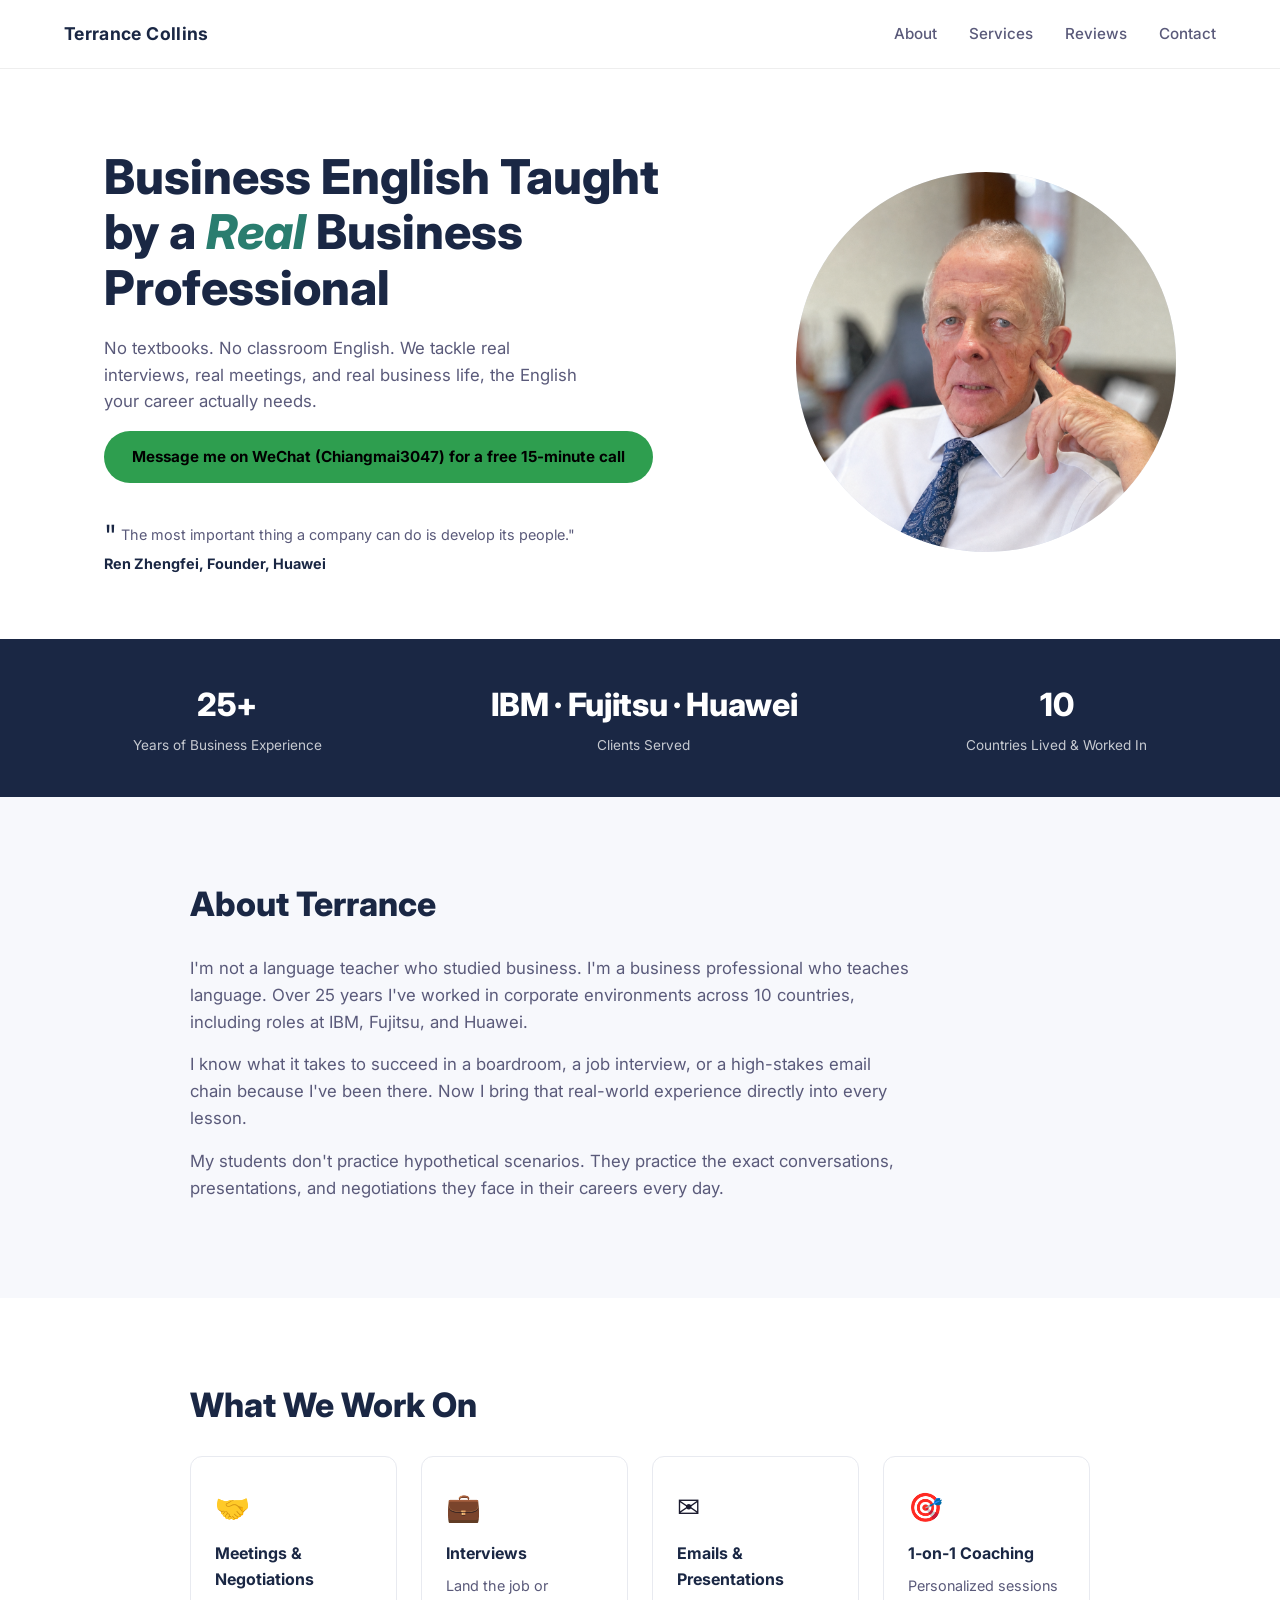
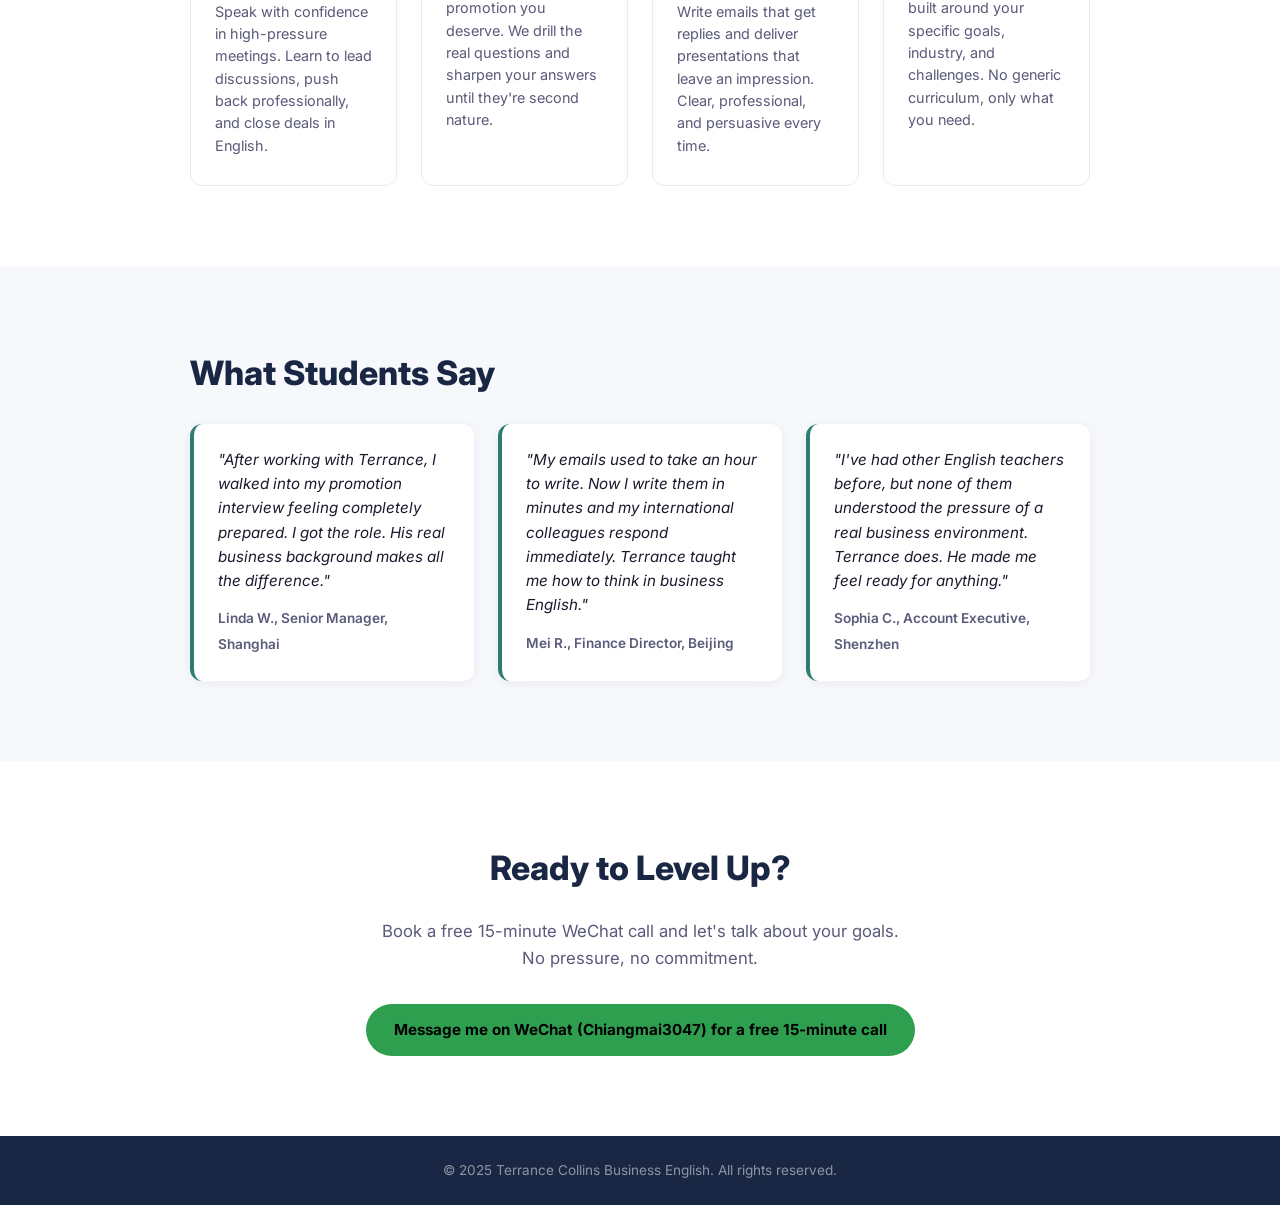
<file: index.html>
<!DOCTYPE html>
<html lang="en">
<head>
  <meta charset="UTF-8">
  <meta name="viewport" content="width=device-width, initial-scale=1.0">
  <title>Terrance Collins — Business English Coach</title>
  <link rel="preconnect" href="https://fonts.googleapis.com">
  <link href="https://fonts.googleapis.com/css2?family=Inter:wght@400;500;600;700;800&display=swap" rel="stylesheet">
  <link rel="stylesheet" href="style.css">
</head>
<body>

  <!-- Nav -->
  <nav class="nav">
    <span class="nav__logo">Terrance Collins</span>
    <ul class="nav__links">
      <li><a href="#about">About</a></li>
      <li><a href="#services">Services</a></li>
      <li><a href="#reviews">Reviews</a></li>
      <li><a href="#contact">Contact</a></li>
    </ul>
  </nav>

  <!-- Hero -->
  <section class="hero">
    <div class="hero__text">
      <h1 class="hero__headline">
        Business English Taught by a <span class="accent"><em>Real</em></span> Business Professional
      </h1>
      <p class="hero__sub">
        No textbooks. No classroom English. We tackle real interviews, real meetings, and real business life, the English your career actually needs.
      </p>
      <div class="btn btn--cta">Message me on WeChat (Chiangmai3047) for a free 15-minute call</div>
      <blockquote class="hero__quote">
        <span class="quote-mark">"</span>The most important thing a company can do is develop its people."
        <cite>Ren Zhengfei, Founder, Huawei</cite>
      </blockquote>
    </div>
    <div class="hero__image">
      <div class="hero__circle">
        <img src="terence.png" alt="Terrance Collins">
      </div>
    </div>
  </section>

  <!-- Stats Bar -->
  <div class="stats-bar">
    <div class="stat">
      <span class="stat__number">25+</span>
      <span class="stat__label">Years of Business Experience</span>
    </div>
    <div class="stat">
      <span class="stat__number">IBM · Fujitsu · Huawei</span>
      <span class="stat__label">Clients Served</span>
    </div>
    <div class="stat">
      <span class="stat__number">10</span>
      <span class="stat__label">Countries Lived &amp; Worked In</span>
    </div>
  </div>

  <!-- About -->
  <section class="section about" id="about">
    <div class="section__inner">
      <h2 class="section__title">About Terrance</h2>
      <p>I'm not a language teacher who studied business. I'm a business professional who teaches language. Over 25 years I've worked in corporate environments across 10 countries, including roles at IBM, Fujitsu, and Huawei.</p>
      <p>I know what it takes to succeed in a boardroom, a job interview, or a high-stakes email chain because I've been there. Now I bring that real-world experience directly into every lesson.</p>
      <p>My students don't practice hypothetical scenarios. They practice the exact conversations, presentations, and negotiations they face in their careers every day.</p>
    </div>
  </section>

  <!-- Services -->
  <section class="section services" id="services">
    <div class="section__inner">
      <h2 class="section__title">What We Work On</h2>
      <div class="services__grid">
        <div class="service-card">
          <div class="service-card__icon">🤝</div>
          <h3>Meetings &amp; Negotiations</h3>
          <p>Speak with confidence in high-pressure meetings. Learn to lead discussions, push back professionally, and close deals in English.</p>
        </div>
        <div class="service-card">
          <div class="service-card__icon">💼</div>
          <h3>Interviews</h3>
          <p>Land the job or promotion you deserve. We drill the real questions and sharpen your answers until they're second nature.</p>
        </div>
        <div class="service-card">
          <div class="service-card__icon">✉️</div>
          <h3>Emails &amp; Presentations</h3>
          <p>Write emails that get replies and deliver presentations that leave an impression. Clear, professional, and persuasive every time.</p>
        </div>
        <div class="service-card">
          <div class="service-card__icon">🎯</div>
          <h3>1-on-1 Coaching</h3>
          <p>Personalized sessions built around your specific goals, industry, and challenges. No generic curriculum, only what you need.</p>
        </div>
      </div>
    </div>
  </section>

  <!-- Testimonials -->
  <section class="section testimonials" id="reviews">
    <div class="section__inner">
      <h2 class="section__title">What Students Say</h2>
      <div class="testimonials__grid">
        <div class="testimonial-card">
          <p>"After working with Terrance, I walked into my promotion interview feeling completely prepared. I got the role. His real business background makes all the difference."</p>
          <cite>Linda W., Senior Manager, Shanghai</cite>
        </div>
        <div class="testimonial-card">
          <p>"My emails used to take an hour to write. Now I write them in minutes and my international colleagues respond immediately. Terrance taught me how to think in business English."</p>
          <cite>Mei R., Finance Director, Beijing</cite>
        </div>
        <div class="testimonial-card">
          <p>"I've had other English teachers before, but none of them understood the pressure of a real business environment. Terrance does. He made me feel ready for anything."</p>
          <cite>Sophia C., Account Executive, Shenzhen</cite>
        </div>
      </div>
    </div>
  </section>

  <!-- Contact -->
  <section class="section contact" id="contact">
    <div class="section__inner contact__inner">
      <h2 class="section__title">Ready to Level Up?</h2>
      <p class="contact__sub">Book a free 15-minute WeChat call and let's talk about your goals. No pressure, no commitment.</p>
      <div class="btn btn--cta">Message me on WeChat (Chiangmai3047) for a free 15-minute call</div>
    </div>
  </section>

  <!-- Footer -->
  <footer class="footer">
    <p>&copy; 2025 Terrance Collins Business English. All rights reserved.</p>
  </footer>

  <script src="main.js"></script>
</body>
</html>
</file>
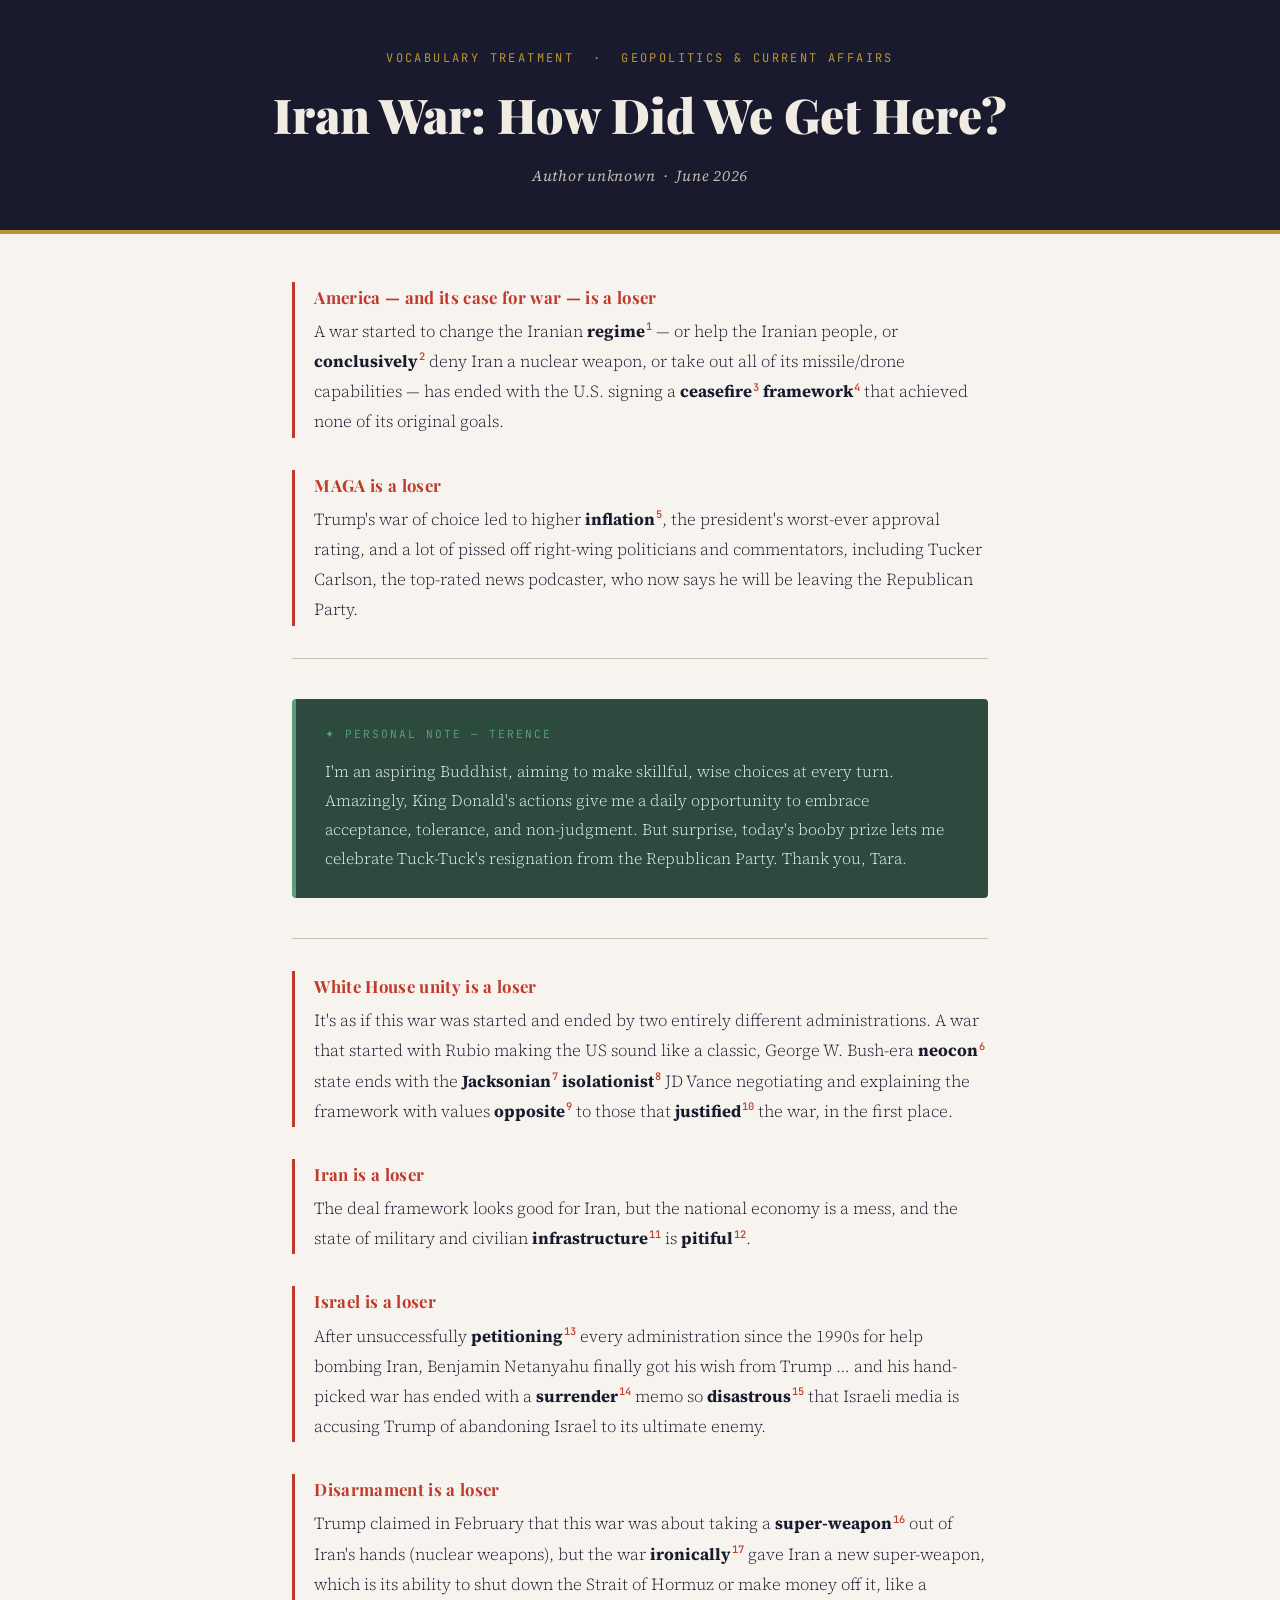
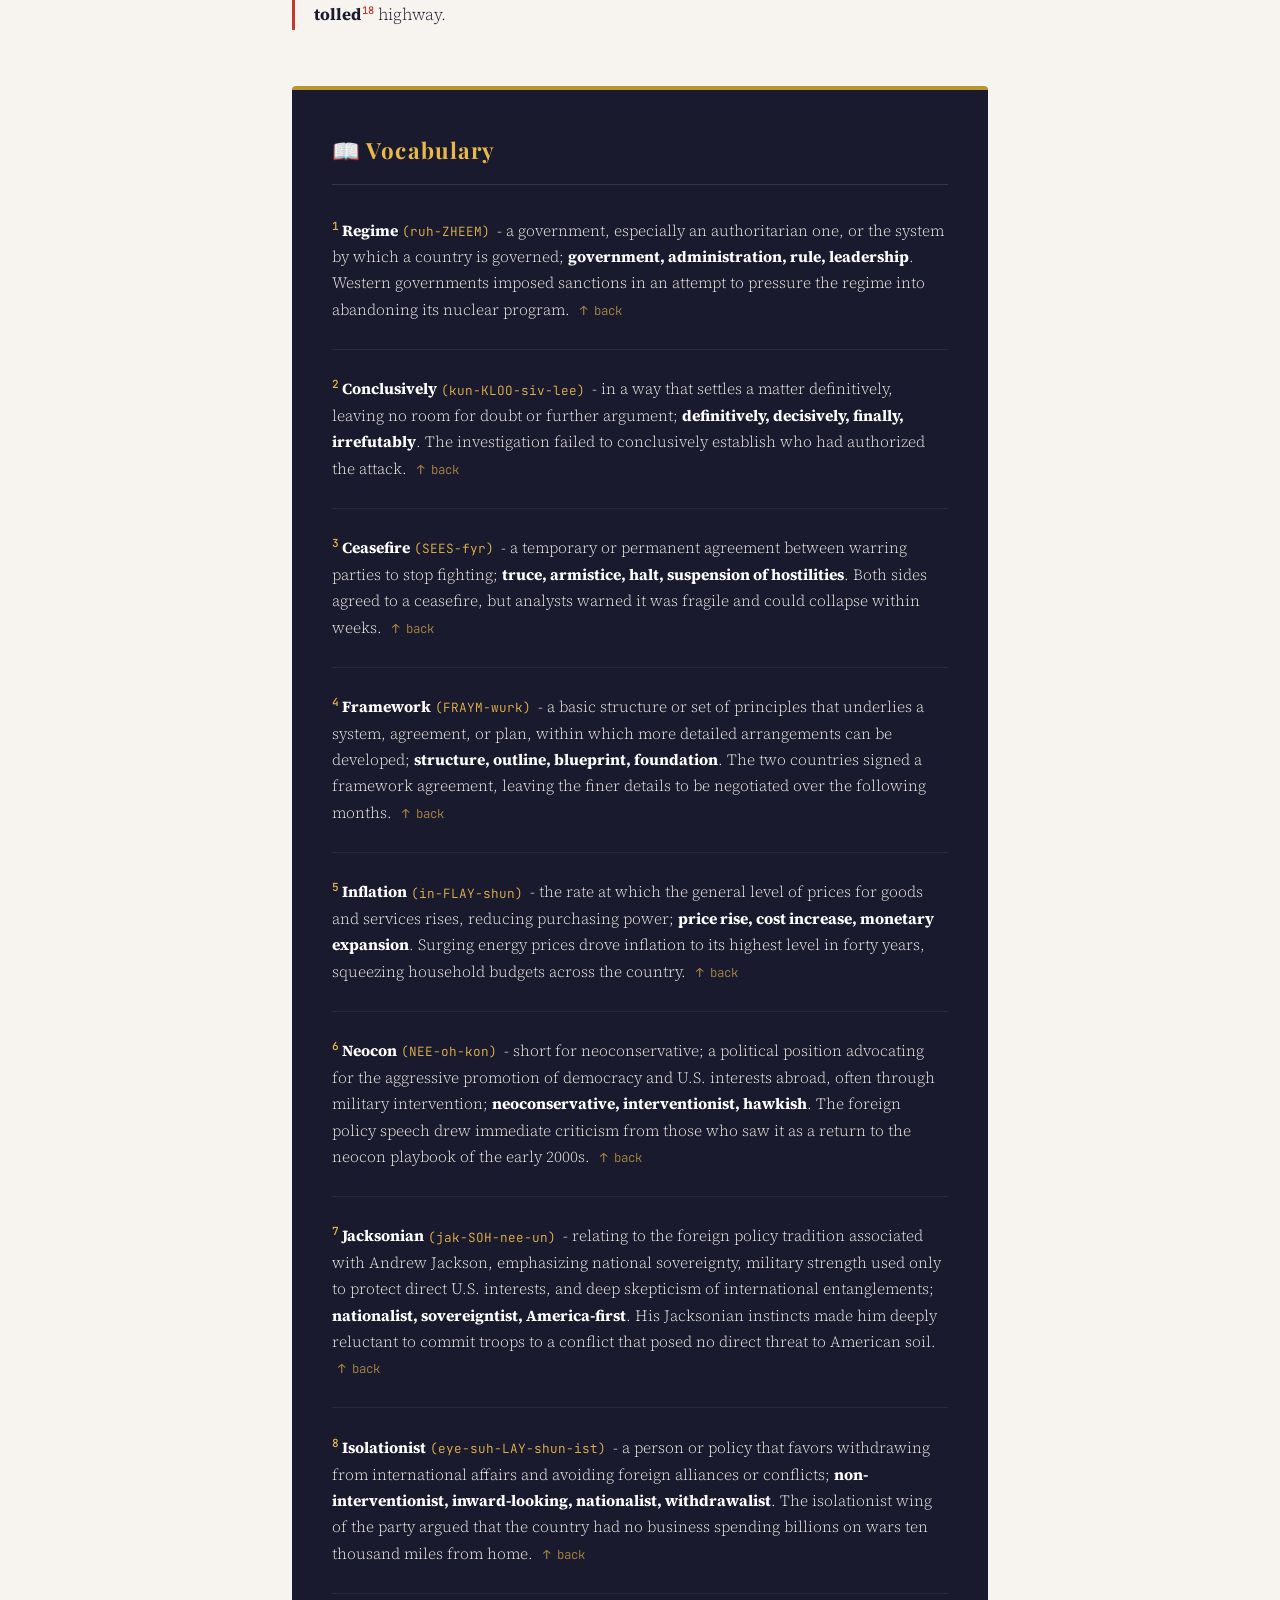
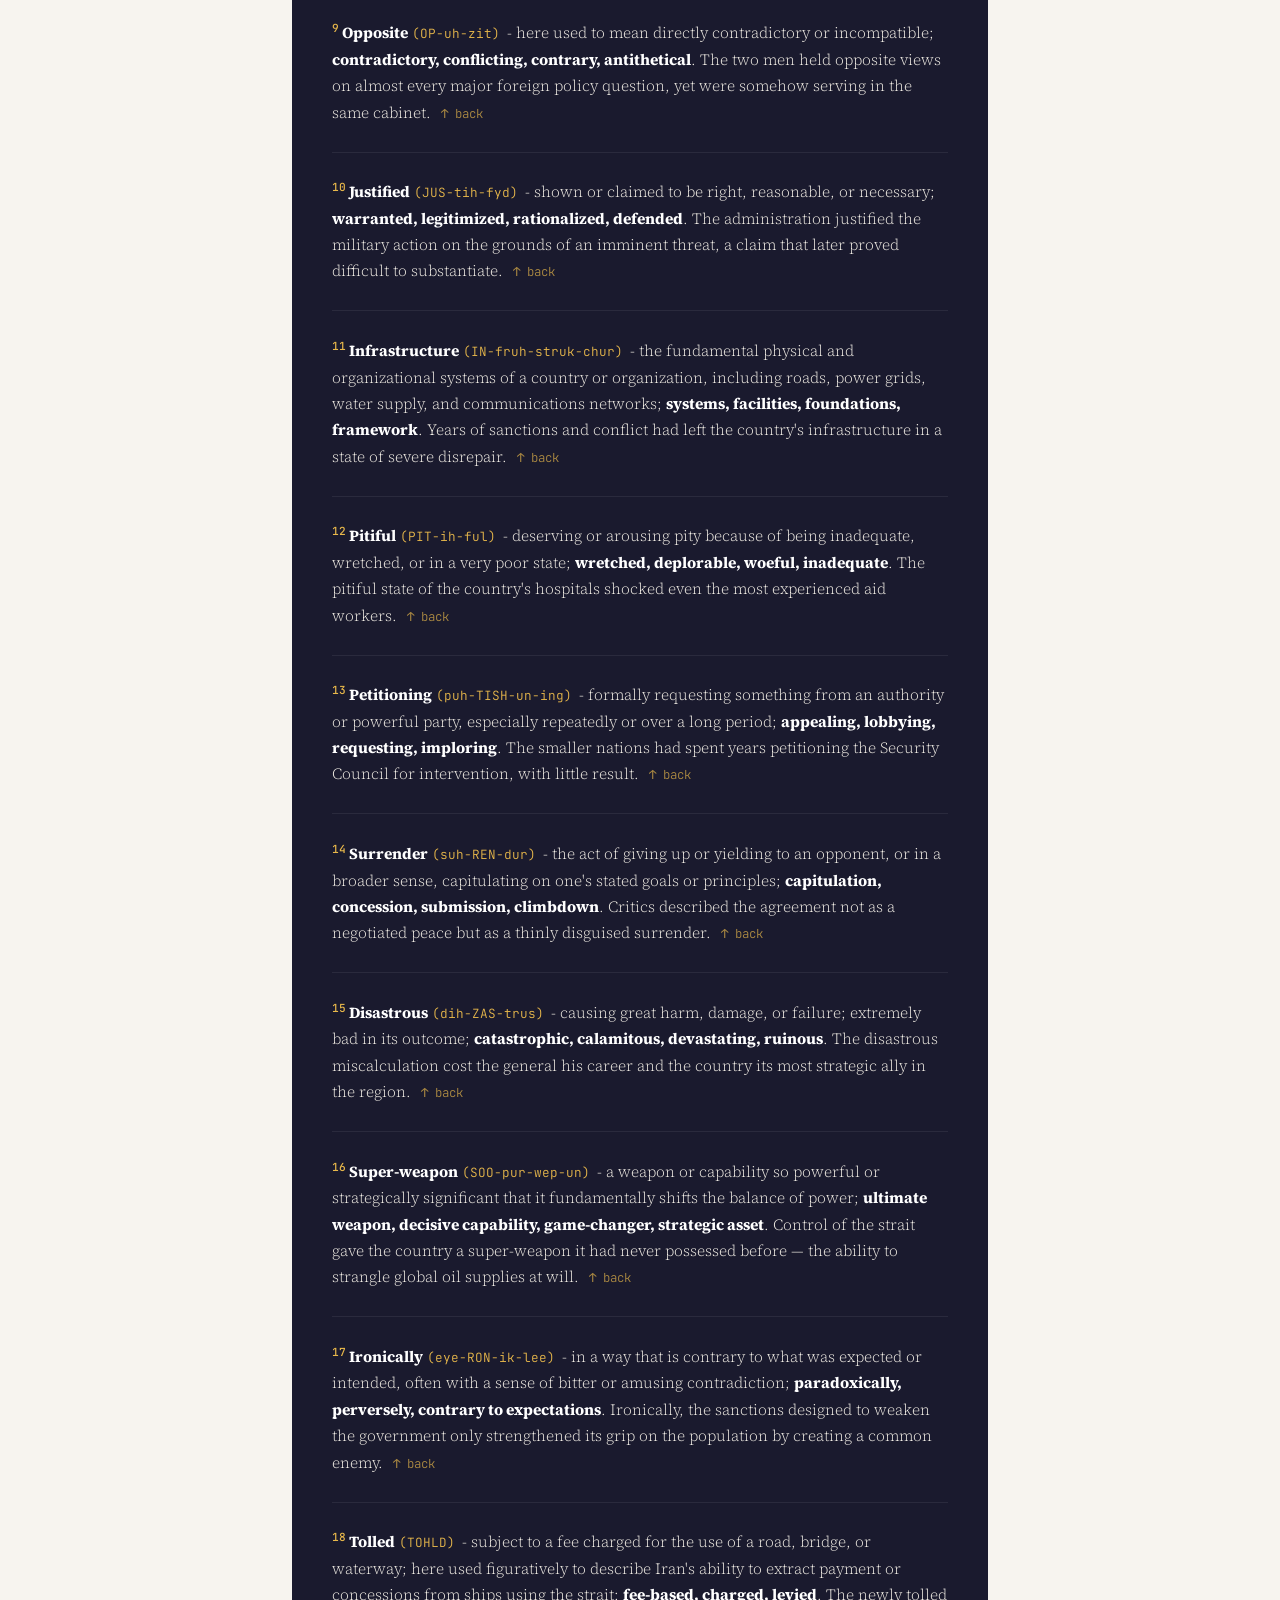
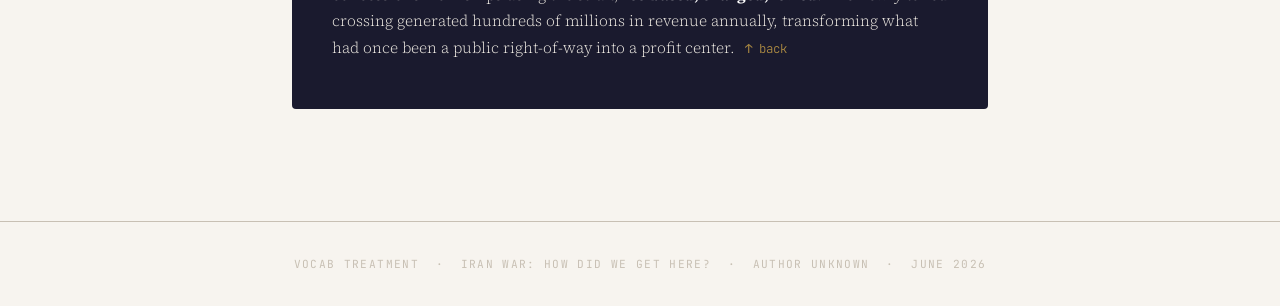
<file: iran_war_vocab_treatment (1).html>
<!DOCTYPE html>
<html lang="en">
<head>
<meta charset="UTF-8">
<meta name="viewport" content="width=device-width, initial-scale=1.0">
<title>Iran War: How Did We Get Here?</title>
<style>
  @import url('https://fonts.googleapis.com/css2?family=Playfair+Display:wght@400;700;900&family=Source+Serif+4:ital,wght@0,300;0,400;0,600;1,400&family=JetBrains+Mono:wght@400;500&display=swap');

  :root {
    --ink: #1a1a2e;
    --paper: #f7f4ef;
    --accent: #c0392b;
    --accent-light: #e8d5d3;
    --gold: #b8962e;
    --rule: #c8c0b4;
    --def-bg: #1a1a2e;
    --def-text: #f0ece4;
    --def-accent: #e8b84b;
    --note-bg: #2c4a3e;
    --note-border: #5a9e78;
    --note-text: #e8f5ee;
  }

  * { box-sizing: border-box; margin: 0; padding: 0; }

  body {
    background: var(--paper);
    color: var(--ink);
    font-family: 'Source Serif 4', Georgia, serif;
    font-size: 18px;
    line-height: 1.8;
  }

  /* ── HEADER ── */
  header {
    background: var(--ink);
    color: var(--def-text);
    padding: 3rem 2rem 2.5rem;
    text-align: center;
    border-bottom: 4px solid var(--gold);
  }

  header .label {
    font-family: 'JetBrains Mono', monospace;
    font-size: 0.75rem;
    letter-spacing: 0.2em;
    text-transform: uppercase;
    color: var(--gold);
    margin-bottom: 1rem;
  }

  header h1 {
    font-family: 'Playfair Display', serif;
    font-size: clamp(1.8rem, 4vw, 3rem);
    font-weight: 900;
    line-height: 1.2;
    max-width: 800px;
    margin: 0 auto 1.2rem;
  }

  header .byline {
    font-family: 'Source Serif 4', serif;
    font-style: italic;
    font-size: 0.95rem;
    color: var(--rule);
    letter-spacing: 0.05em;
  }

  /* ── LAYOUT ── */
  .container {
    max-width: 760px;
    margin: 0 auto;
    padding: 3rem 2rem 4rem;
  }

  /* ── BULLET ITEMS ── */
  .loser-item {
    margin-bottom: 2rem;
    padding-left: 1.2rem;
    border-left: 3px solid var(--accent);
  }

  .loser-item p {
    font-weight: 300;
    font-size: 1.05rem;
    line-height: 1.8;
  }

  .loser-label {
    font-family: 'Playfair Display', serif;
    font-weight: 700;
    font-size: 1.05rem;
    color: var(--accent);
    display: block;
    margin-bottom: 0.3rem;
    letter-spacing: 0.02em;
  }

  /* ── PERSONAL NOTE ── */
  .personal-note {
    background: var(--note-bg);
    border-left: 4px solid var(--note-border);
    border-radius: 4px;
    padding: 1.6rem 1.8rem;
    margin: 2.5rem 0;
    color: var(--note-text);
  }

  .personal-note .note-label {
    font-family: 'JetBrains Mono', monospace;
    font-size: 0.7rem;
    letter-spacing: 0.18em;
    text-transform: uppercase;
    color: var(--note-border);
    display: block;
    margin-bottom: 0.8rem;
  }

  .personal-note p {
    font-size: 1rem;
    font-weight: 300;
    line-height: 1.8;
    color: var(--note-text);
  }

  /* ── SECTION DIVIDER ── */
  .section-break {
    border: none;
    border-top: 1px solid var(--rule);
    margin: 2rem 0;
  }

  /* ── VOCAB LINKS ── */
  .vlink {
    color: inherit;
    text-decoration: none;
    font-weight: 700;
  }

  .vlink sup {
    font-family: 'JetBrains Mono', monospace;
    font-size: 0.62em;
    font-weight: 500;
    color: var(--accent);
    margin-left: 1px;
    vertical-align: super;
    transition: color 0.15s;
  }

  .vlink:hover sup {
    color: #8b1a1a;
  }

  /* ── DEFINITIONS ── */
  .definitions {
    background: var(--def-bg);
    color: var(--def-text);
    border-radius: 4px;
    margin-top: 3.5rem;
    padding: 2.5rem 2.5rem 3rem;
    border-top: 4px solid var(--gold);
  }

  .definitions h2 {
    font-family: 'Playfair Display', serif;
    font-size: 1.4rem;
    font-weight: 700;
    color: var(--def-accent);
    letter-spacing: 0.05em;
    margin-bottom: 2rem;
    padding-bottom: 0.8rem;
    border-bottom: 1px solid rgba(255,255,255,0.12);
  }

  .def-entry {
    margin-bottom: 1.6rem;
    padding-bottom: 1.6rem;
    border-bottom: 1px solid rgba(255,255,255,0.07);
    line-height: 1.7;
    font-size: 0.97rem;
    font-weight: 300;
  }

  .def-entry:last-child {
    border-bottom: none;
    margin-bottom: 0;
    padding-bottom: 0;
  }

  .def-num {
    font-family: 'JetBrains Mono', monospace;
    font-size: 0.72em;
    color: var(--def-accent);
    font-weight: 500;
    margin-right: 0.3em;
    vertical-align: super;
  }

  .def-word { font-weight: 700; color: #ffffff; }
  .def-syn  { font-weight: 700; color: #ffffff; }

  .def-phon {
    font-family: 'JetBrains Mono', monospace;
    font-size: 0.82em;
    color: var(--def-accent);
    margin-right: 0.2em;
  }

  .return-link {
    display: inline-block;
    margin-left: 0.5em;
    font-size: 0.8em;
    color: var(--def-accent);
    text-decoration: none;
    opacity: 0.7;
    transition: opacity 0.15s;
    font-family: 'JetBrains Mono', monospace;
  }

  .return-link:hover { opacity: 1; }

  /* ── FOOTER ── */
  footer {
    text-align: center;
    padding: 2rem;
    font-family: 'JetBrains Mono', monospace;
    font-size: 0.7rem;
    letter-spacing: 0.12em;
    color: var(--rule);
    text-transform: uppercase;
    border-top: 1px solid var(--rule);
    margin-top: 3rem;
  }

  @media (max-width: 600px) {
    .container { padding: 2rem 1.2rem 3rem; }
    .definitions { padding: 1.8rem 1.4rem 2rem; }
    header { padding: 2rem 1.2rem 1.8rem; }
  }
</style>
</head>
<body>

<header>
  <div class="label">Vocabulary Treatment &nbsp;·&nbsp; Geopolitics &amp; Current Affairs</div>
  <h1>Iran War: How Did We Get Here?</h1>
  <div class="byline">Author unknown &nbsp;·&nbsp; June 2026</div>
</header>

<div class="container">
<article class="article">

  <div class="loser-item">
    <span class="loser-label">America — and its case for war — is a loser</span>
    <p>A war started to change the Iranian <a class="vlink" id="word-1" href="#def-1"><strong>regime</strong><sup>1</sup></a> — or help the Iranian people, or <a class="vlink" id="word-2" href="#def-2"><strong>conclusively</strong><sup>2</sup></a> deny Iran a nuclear weapon, or take out all of its missile/drone capabilities — has ended with the U.S. signing a <a class="vlink" id="word-3" href="#def-3"><strong>ceasefire</strong><sup>3</sup></a> <a class="vlink" id="word-4" href="#def-4"><strong>framework</strong><sup>4</sup></a> that achieved none of its original goals.</p>
  </div>

  <div class="loser-item">
    <span class="loser-label">MAGA is a loser</span>
    <p>Trump's war of choice led to higher <a class="vlink" id="word-5" href="#def-5"><strong>inflation</strong><sup>5</sup></a>, the president's worst-ever approval rating, and a lot of pissed off right-wing politicians and commentators, including Tucker Carlson, the top-rated news podcaster, who now says he will be leaving the Republican Party.</p>
  </div>

  <hr class="section-break">

  <div class="personal-note">
    <span class="note-label">✦ Personal Note — Terence</span>
    <p>I'm an aspiring Buddhist, aiming to make skillful, wise choices at every turn. Amazingly, King Donald's actions give me a daily opportunity to embrace acceptance, tolerance, and non-judgment. But surprise, today's booby prize lets me celebrate Tuck-Tuck's resignation from the Republican Party. Thank you, Tara.</p>
  </div>

  <hr class="section-break">

  <div class="loser-item">
    <span class="loser-label">White House unity is a loser</span>
    <p>It's as if this war was started and ended by two entirely different administrations. A war that started with Rubio making the US sound like a classic, George W. Bush-era <a class="vlink" id="word-6" href="#def-6"><strong>neocon</strong><sup>6</sup></a> state ends with the <a class="vlink" id="word-7" href="#def-7"><strong>Jacksonian</strong><sup>7</sup></a> <a class="vlink" id="word-8" href="#def-8"><strong>isolationist</strong><sup>8</sup></a> JD Vance negotiating and explaining the framework with values <a class="vlink" id="word-9" href="#def-9"><strong>opposite</strong><sup>9</sup></a> to those that <a class="vlink" id="word-10" href="#def-10"><strong>justified</strong><sup>10</sup></a> the war, in the first place.</p>
  </div>

  <div class="loser-item">
    <span class="loser-label">Iran is a loser</span>
    <p>The deal framework looks good for Iran, but the national economy is a mess, and the state of military and civilian <a class="vlink" id="word-11" href="#def-11"><strong>infrastructure</strong><sup>11</sup></a> is <a class="vlink" id="word-12" href="#def-12"><strong>pitiful</strong><sup>12</sup></a>.</p>
  </div>

  <div class="loser-item">
    <span class="loser-label">Israel is a loser</span>
    <p>After unsuccessfully <a class="vlink" id="word-13" href="#def-13"><strong>petitioning</strong><sup>13</sup></a> every administration since the 1990s for help bombing Iran, Benjamin Netanyahu finally got his wish from Trump … and his hand-picked war has ended with a <a class="vlink" id="word-14" href="#def-14"><strong>surrender</strong><sup>14</sup></a> memo so <a class="vlink" id="word-15" href="#def-15"><strong>disastrous</strong><sup>15</sup></a> that Israeli media is accusing Trump of abandoning Israel to its ultimate enemy.</p>
  </div>

  <div class="loser-item">
    <span class="loser-label">Disarmament is a loser</span>
    <p>Trump claimed in February that this war was about taking a <a class="vlink" id="word-16" href="#def-16"><strong>super-weapon</strong><sup>16</sup></a> out of Iran's hands (nuclear weapons), but the war <a class="vlink" id="word-17" href="#def-17"><strong>ironically</strong><sup>17</sup></a> gave Iran a new super-weapon, which is its ability to shut down the Strait of Hormuz or make money off it, like a <a class="vlink" id="word-18" href="#def-18"><strong>tolled</strong><sup>18</sup></a> highway.</p>
  </div>

</article>

<!-- ══════════════════════════════════════════════════════ -->
<!--                    VOCABULARY LIST                     -->
<!-- ══════════════════════════════════════════════════════ -->

<div class="definitions">
  <h2>📖 Vocabulary</h2>

  <div class="def-entry" id="def-1">
    <span class="def-num">1</span><span class="def-word">Regime</span> <span class="def-phon">(ruh-ZHEEM)</span> - a government, especially an authoritarian one, or the system by which a country is governed; <span class="def-syn">government, administration, rule, leadership</span>. Western governments imposed sanctions in an attempt to pressure the regime into abandoning its nuclear program. <a class="return-link" href="#word-1" title="Back to article">↑ back</a>
  </div>

  <div class="def-entry" id="def-2">
    <span class="def-num">2</span><span class="def-word">Conclusively</span> <span class="def-phon">(kun-KLOO-siv-lee)</span> - in a way that settles a matter definitively, leaving no room for doubt or further argument; <span class="def-syn">definitively, decisively, finally, irrefutably</span>. The investigation failed to conclusively establish who had authorized the attack. <a class="return-link" href="#word-2" title="Back to article">↑ back</a>
  </div>

  <div class="def-entry" id="def-3">
    <span class="def-num">3</span><span class="def-word">Ceasefire</span> <span class="def-phon">(SEES-fyr)</span> - a temporary or permanent agreement between warring parties to stop fighting; <span class="def-syn">truce, armistice, halt, suspension of hostilities</span>. Both sides agreed to a ceasefire, but analysts warned it was fragile and could collapse within weeks. <a class="return-link" href="#word-3" title="Back to article">↑ back</a>
  </div>

  <div class="def-entry" id="def-4">
    <span class="def-num">4</span><span class="def-word">Framework</span> <span class="def-phon">(FRAYM-wurk)</span> - a basic structure or set of principles that underlies a system, agreement, or plan, within which more detailed arrangements can be developed; <span class="def-syn">structure, outline, blueprint, foundation</span>. The two countries signed a framework agreement, leaving the finer details to be negotiated over the following months. <a class="return-link" href="#word-4" title="Back to article">↑ back</a>
  </div>

  <div class="def-entry" id="def-5">
    <span class="def-num">5</span><span class="def-word">Inflation</span> <span class="def-phon">(in-FLAY-shun)</span> - the rate at which the general level of prices for goods and services rises, reducing purchasing power; <span class="def-syn">price rise, cost increase, monetary expansion</span>. Surging energy prices drove inflation to its highest level in forty years, squeezing household budgets across the country. <a class="return-link" href="#word-5" title="Back to article">↑ back</a>
  </div>

  <div class="def-entry" id="def-6">
    <span class="def-num">6</span><span class="def-word">Neocon</span> <span class="def-phon">(NEE-oh-kon)</span> - short for neoconservative; a political position advocating for the aggressive promotion of democracy and U.S. interests abroad, often through military intervention; <span class="def-syn">neoconservative, interventionist, hawkish</span>. The foreign policy speech drew immediate criticism from those who saw it as a return to the neocon playbook of the early 2000s. <a class="return-link" href="#word-6" title="Back to article">↑ back</a>
  </div>

  <div class="def-entry" id="def-7">
    <span class="def-num">7</span><span class="def-word">Jacksonian</span> <span class="def-phon">(jak-SOH-nee-un)</span> - relating to the foreign policy tradition associated with Andrew Jackson, emphasizing national sovereignty, military strength used only to protect direct U.S. interests, and deep skepticism of international entanglements; <span class="def-syn">nationalist, sovereigntist, America-first</span>. His Jacksonian instincts made him deeply reluctant to commit troops to a conflict that posed no direct threat to American soil. <a class="return-link" href="#word-7" title="Back to article">↑ back</a>
  </div>

  <div class="def-entry" id="def-8">
    <span class="def-num">8</span><span class="def-word">Isolationist</span> <span class="def-phon">(eye-suh-LAY-shun-ist)</span> - a person or policy that favors withdrawing from international affairs and avoiding foreign alliances or conflicts; <span class="def-syn">non-interventionist, inward-looking, nationalist, withdrawalist</span>. The isolationist wing of the party argued that the country had no business spending billions on wars ten thousand miles from home. <a class="return-link" href="#word-8" title="Back to article">↑ back</a>
  </div>

  <div class="def-entry" id="def-9">
    <span class="def-num">9</span><span class="def-word">Opposite</span> <span class="def-phon">(OP-uh-zit)</span> - here used to mean directly contradictory or incompatible; <span class="def-syn">contradictory, conflicting, contrary, antithetical</span>. The two men held opposite views on almost every major foreign policy question, yet were somehow serving in the same cabinet. <a class="return-link" href="#word-9" title="Back to article">↑ back</a>
  </div>

  <div class="def-entry" id="def-10">
    <span class="def-num">10</span><span class="def-word">Justified</span> <span class="def-phon">(JUS-tih-fyd)</span> - shown or claimed to be right, reasonable, or necessary; <span class="def-syn">warranted, legitimized, rationalized, defended</span>. The administration justified the military action on the grounds of an imminent threat, a claim that later proved difficult to substantiate. <a class="return-link" href="#word-10" title="Back to article">↑ back</a>
  </div>

  <div class="def-entry" id="def-11">
    <span class="def-num">11</span><span class="def-word">Infrastructure</span> <span class="def-phon">(IN-fruh-struk-chur)</span> - the fundamental physical and organizational systems of a country or organization, including roads, power grids, water supply, and communications networks; <span class="def-syn">systems, facilities, foundations, framework</span>. Years of sanctions and conflict had left the country's infrastructure in a state of severe disrepair. <a class="return-link" href="#word-11" title="Back to article">↑ back</a>
  </div>

  <div class="def-entry" id="def-12">
    <span class="def-num">12</span><span class="def-word">Pitiful</span> <span class="def-phon">(PIT-ih-ful)</span> - deserving or arousing pity because of being inadequate, wretched, or in a very poor state; <span class="def-syn">wretched, deplorable, woeful, inadequate</span>. The pitiful state of the country's hospitals shocked even the most experienced aid workers. <a class="return-link" href="#word-12" title="Back to article">↑ back</a>
  </div>

  <div class="def-entry" id="def-13">
    <span class="def-num">13</span><span class="def-word">Petitioning</span> <span class="def-phon">(puh-TISH-un-ing)</span> - formally requesting something from an authority or powerful party, especially repeatedly or over a long period; <span class="def-syn">appealing, lobbying, requesting, imploring</span>. The smaller nations had spent years petitioning the Security Council for intervention, with little result. <a class="return-link" href="#word-13" title="Back to article">↑ back</a>
  </div>

  <div class="def-entry" id="def-14">
    <span class="def-num">14</span><span class="def-word">Surrender</span> <span class="def-phon">(suh-REN-dur)</span> - the act of giving up or yielding to an opponent, or in a broader sense, capitulating on one's stated goals or principles; <span class="def-syn">capitulation, concession, submission, climbdown</span>. Critics described the agreement not as a negotiated peace but as a thinly disguised surrender. <a class="return-link" href="#word-14" title="Back to article">↑ back</a>
  </div>

  <div class="def-entry" id="def-15">
    <span class="def-num">15</span><span class="def-word">Disastrous</span> <span class="def-phon">(dih-ZAS-trus)</span> - causing great harm, damage, or failure; extremely bad in its outcome; <span class="def-syn">catastrophic, calamitous, devastating, ruinous</span>. The disastrous miscalculation cost the general his career and the country its most strategic ally in the region. <a class="return-link" href="#word-15" title="Back to article">↑ back</a>
  </div>

  <div class="def-entry" id="def-16">
    <span class="def-num">16</span><span class="def-word">Super-weapon</span> <span class="def-phon">(SOO-pur-wep-un)</span> - a weapon or capability so powerful or strategically significant that it fundamentally shifts the balance of power; <span class="def-syn">ultimate weapon, decisive capability, game-changer, strategic asset</span>. Control of the strait gave the country a super-weapon it had never possessed before — the ability to strangle global oil supplies at will. <a class="return-link" href="#word-16" title="Back to article">↑ back</a>
  </div>

  <div class="def-entry" id="def-17">
    <span class="def-num">17</span><span class="def-word">Ironically</span> <span class="def-phon">(eye-RON-ik-lee)</span> - in a way that is contrary to what was expected or intended, often with a sense of bitter or amusing contradiction; <span class="def-syn">paradoxically, perversely, contrary to expectations</span>. Ironically, the sanctions designed to weaken the government only strengthened its grip on the population by creating a common enemy. <a class="return-link" href="#word-17" title="Back to article">↑ back</a>
  </div>

  <div class="def-entry" id="def-18">
    <span class="def-num">18</span><span class="def-word">Tolled</span> <span class="def-phon">(TOHLD)</span> - subject to a fee charged for the use of a road, bridge, or waterway; here used figuratively to describe Iran's ability to extract payment or concessions from ships using the strait; <span class="def-syn">fee-based, charged, levied</span>. The newly tolled crossing generated hundreds of millions in revenue annually, transforming what had once been a public right-of-way into a profit center. <a class="return-link" href="#word-18" title="Back to article">↑ back</a>
  </div>

</div>
</div>

<footer>
  Vocab Treatment &nbsp;·&nbsp; Iran War: How Did We Get Here? &nbsp;·&nbsp; Author Unknown &nbsp;·&nbsp; June 2026
</footer>

</body>
</html>
</file>
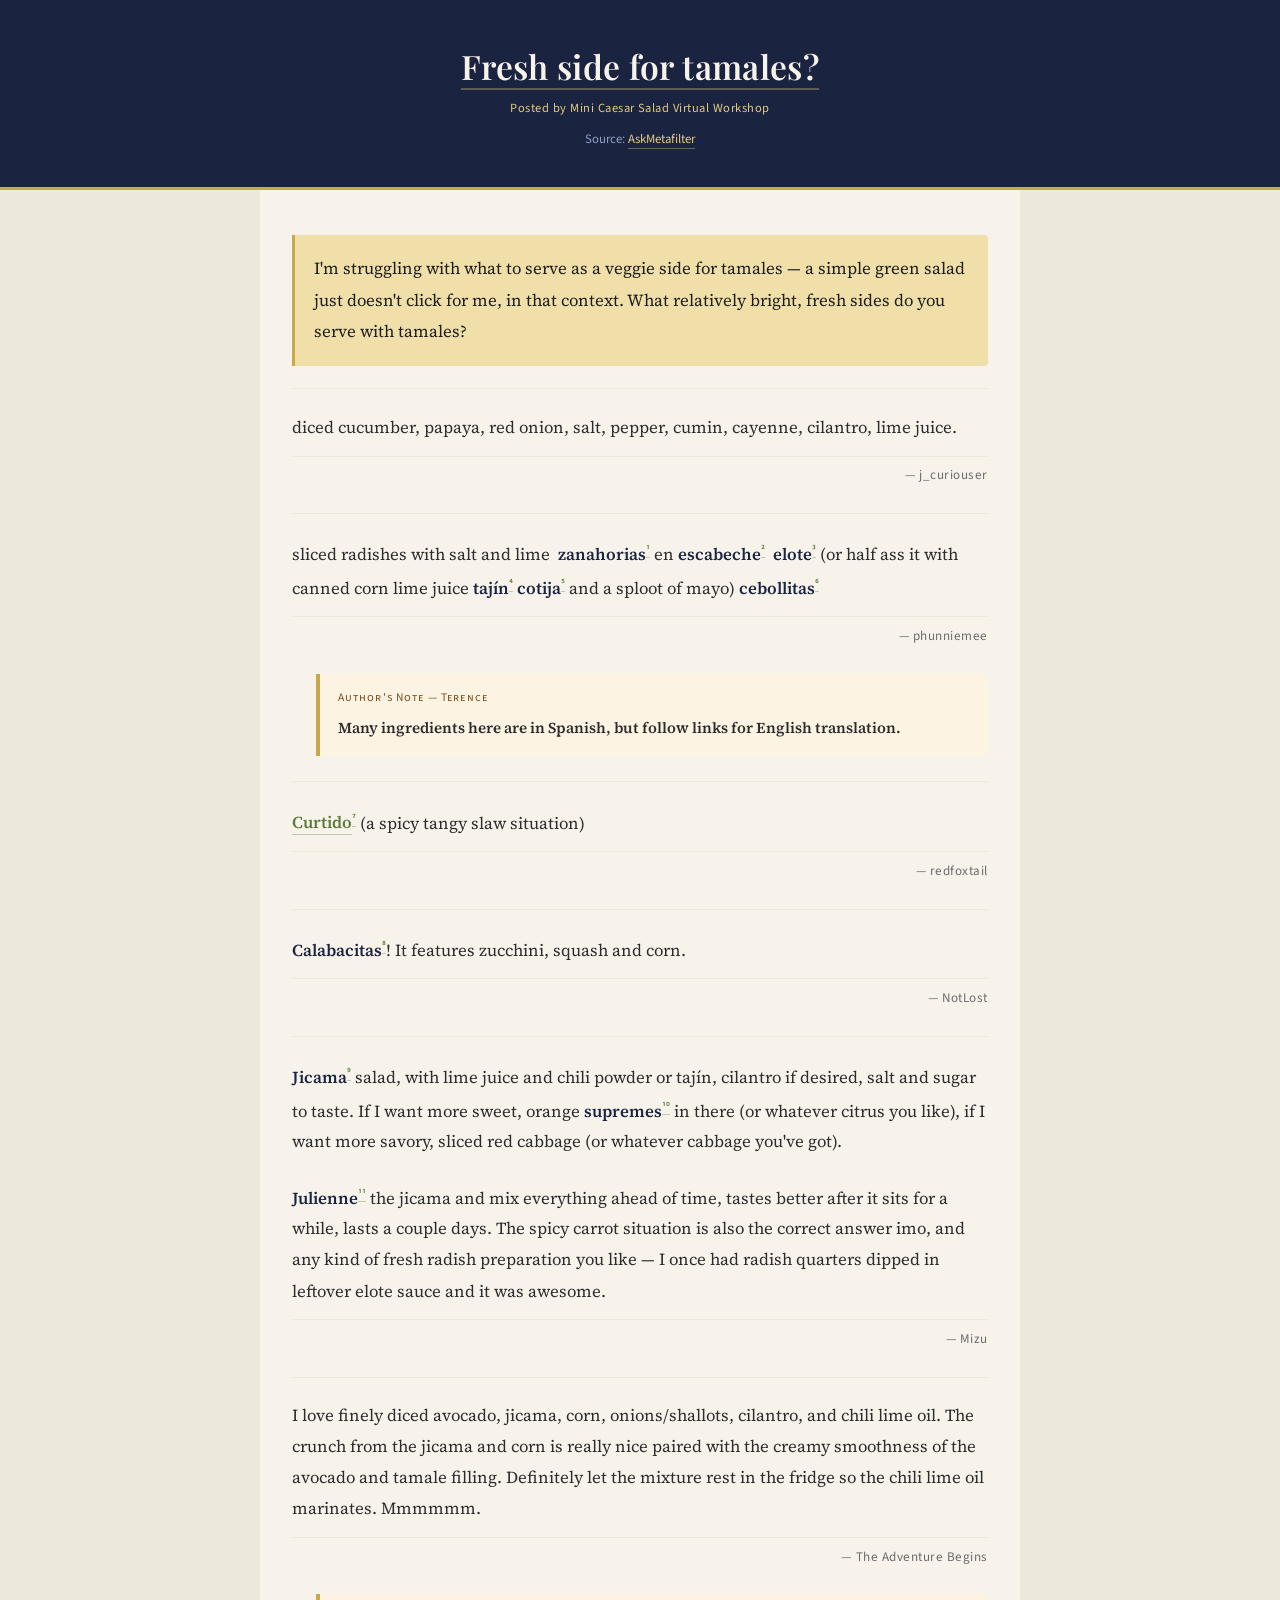
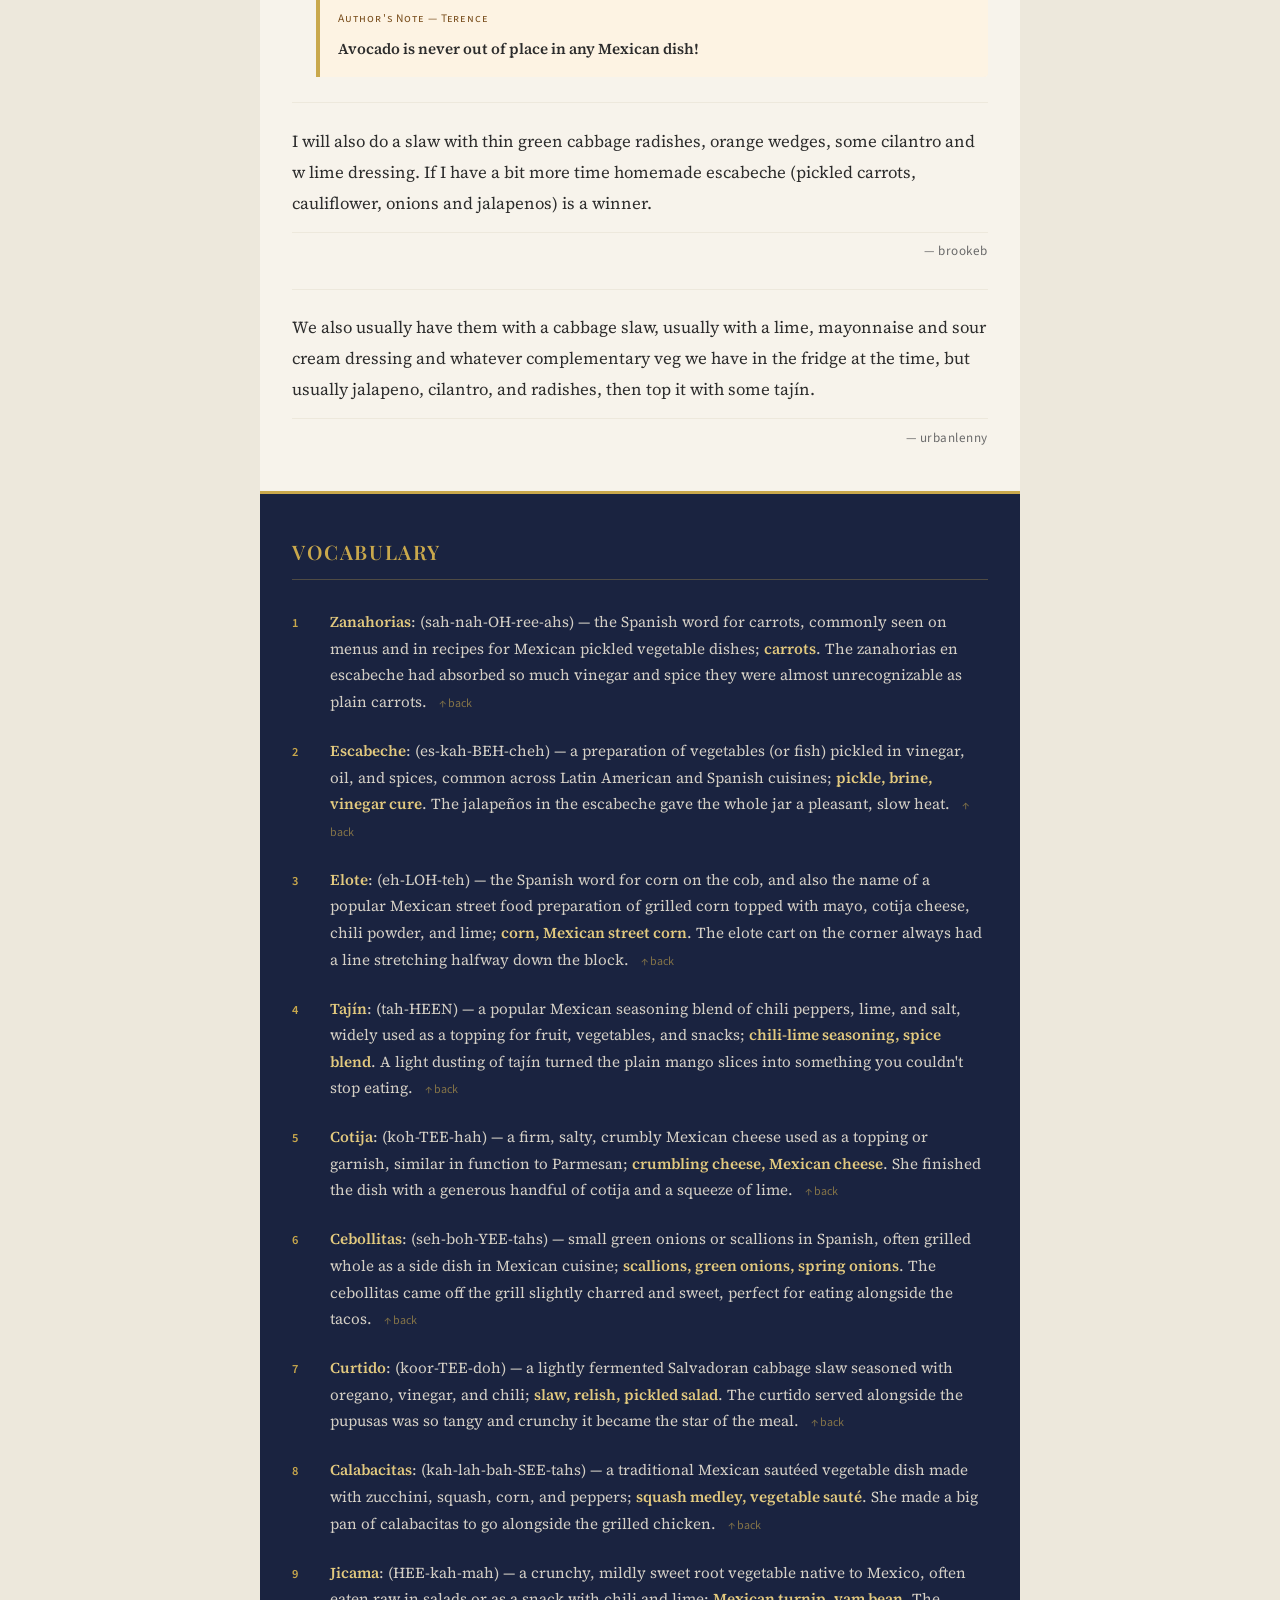
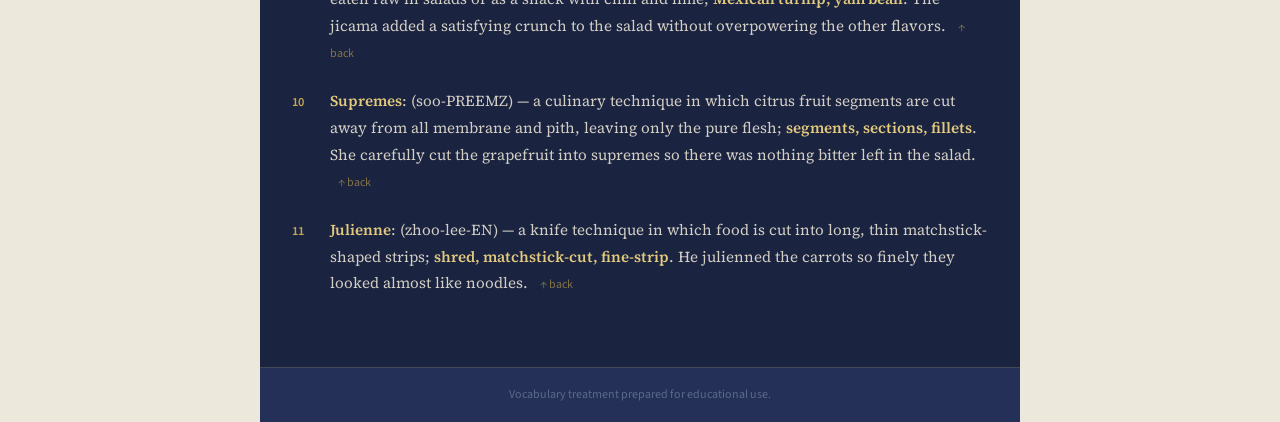
<file: student-materials/fresh-side-for-tamales.html>
<!DOCTYPE html>
<html lang="en">
<head>
<meta charset="UTF-8">
<meta name="viewport" content="width=device-width, initial-scale=1.0">
<title>Fresh side for tamales? — Vocab Treatment</title>
<link href="https://fonts.googleapis.com/css2?family=Playfair+Display:ital,wght@0,400;0,600;1,400&family=Source+Serif+4:ital,wght@0,300;0,400;1,300&family=Source+Sans+3:wght@400;600&display=swap" rel="stylesheet">
<style>
  *, *::before, *::after { box-sizing: border-box; margin: 0; padding: 0; }

  :root {
    --navy: #1a2340;
    --navy-light: #243058;
    --cream: #f7f3eb;
    --cream-dark: #ede8dc;
    --gold: #c9a84c;
    --gold-light: #e2c97e;
    --charcoal: #2c2c2c;
    --muted: #6b6b6b;
    --amber: #7a4f1e;
    --amber-bg: #fdf3e3;
    --amber-border: #c9a84c;
  }

  body {
    background-color: var(--cream-dark);
    font-family: 'Source Serif 4', Georgia, serif;
    color: var(--charcoal);
    line-height: 1.85;
    font-size: 1.05rem;
  }

  /* ── HEADER ── */
  header {
    background-color: var(--navy);
    padding: 2.8rem 2rem 2.2rem;
    text-align: center;
    border-bottom: 3px solid var(--gold);
  }

  header h1 {
    font-family: 'Playfair Display', Georgia, serif;
    font-size: 2.1rem;
    font-weight: 600;
    color: var(--cream);
    letter-spacing: 0.01em;
    line-height: 1.3;
    margin-bottom: 0.55rem;
  }

  header h1 a {
    color: var(--cream);
    text-decoration: none;
    border-bottom: 2px solid rgba(226,201,126,0.35);
    transition: border-color 0.2s;
  }

  header h1 a:hover {
    border-color: var(--gold-light);
  }

  header .byline {
    font-family: 'Source Sans 3', sans-serif;
    font-size: 0.78rem;
    color: var(--gold-light);
    letter-spacing: 0.04em;
    margin-bottom: 0.5rem;
  }

  header .source-line {
    font-family: 'Source Sans 3', sans-serif;
    font-size: 0.8rem;
    color: #8fa0c4;
    margin-top: 0.3rem;
  }

  header .source-line a {
    color: var(--gold-light);
    text-decoration: none;
    border-bottom: 1px solid rgba(226,201,126,0.4);
    transition: border-color 0.2s;
  }

  header .source-line a:hover {
    border-color: var(--gold-light);
  }

  /* ── ARTICLE BODY ── */
  .article-wrap {
    max-width: 760px;
    margin: 0 auto;
    padding: 2.8rem 2rem 1rem;
    background-color: var(--cream);
  }

  .article-body p {
    margin-bottom: 1.4rem;
    font-size: 1.05rem;
  }

  .article-body a {
    color: #5a7a3a;
    text-decoration: none;
    border-bottom: 1px solid rgba(90,122,58,0.35);
    transition: border-color 0.2s;
  }

  .article-body a:hover {
    border-color: #5a7a3a;
  }

  .article-body strong {
    color: var(--navy);
    font-weight: 600;
  }

  sup a {
    color: var(--gold);
    text-decoration: none;
    font-size: 0.75em;
    font-family: 'Source Sans 3', sans-serif;
    font-weight: 600;
  }

  sup a:hover {
    color: var(--gold-light);
  }

  /* ── FEATURED POST (opening question) ── */
  .featured-post {
    font-size: 1.15rem;
    line-height: 1.9;
    border-left: 3px solid var(--gold);
    padding: 1.1rem 1.2rem;
    margin-bottom: 1.4rem;
    background-color: #f0dfa8;
    border-radius: 0 4px 4px 0;
    color: #1e1e1e;
  }

  /* ── COMMENT ATTRIBUTION ── */
  .comment-attr {
    font-family: 'Source Sans 3', sans-serif;
    font-size: 0.82rem;
    color: var(--muted);
    letter-spacing: 0.04em;
    text-align: right;
    margin-top: -0.6rem;
    margin-bottom: 1.6rem;
    border-top: 1px solid var(--cream-dark);
    padding-top: 0.4rem;
  }

  /* ── DIVIDER ── */
  .comment-divider {
    border: none;
    border-top: 1px solid var(--cream-dark);
    margin: 0.4rem 0 1.4rem;
  }

  /* ── AUTHOR'S NOTE ── */
  .author-note {
    background-color: var(--amber-bg);
    border-left: 4px solid var(--amber-border);
    margin: 0 0 1.6rem 1.5rem;
    padding: 0.85rem 1.1rem;
    border-radius: 0 4px 4px 0;
  }

  .author-note .note-label {
    font-family: 'Source Sans 3', sans-serif;
    font-size: 0.72rem;
    font-variant: small-caps;
    letter-spacing: 0.1em;
    color: var(--amber);
    margin-bottom: 0.35rem;
  }

  .author-note p {
    font-size: 0.95rem !important;
    margin-bottom: 0 !important;
    color: var(--charcoal);
    font-weight: 600;
  }

  /* ── DEFINITION PANEL ── */
  .def-panel {
    background-color: var(--navy);
    max-width: 760px;
    margin: 0 auto;
    padding: 2.4rem 2rem 3rem;
    border-top: 3px solid var(--gold);
  }

  .def-panel h2 {
    font-family: 'Playfair Display', Georgia, serif;
    color: var(--gold);
    font-size: 1.25rem;
    font-weight: 600;
    letter-spacing: 0.08em;
    text-transform: uppercase;
    margin-bottom: 1.8rem;
    padding-bottom: 0.6rem;
    border-bottom: 1px solid rgba(201,168,76,0.3);
  }

  .def-entry {
    display: flex;
    gap: 1rem;
    margin-bottom: 1.4rem;
    align-items: baseline;
  }

  .def-num {
    font-family: 'Source Sans 3', sans-serif;
    font-size: 0.78rem;
    color: var(--gold);
    font-weight: 600;
    min-width: 1.4rem;
    padding-top: 0.05rem;
  }

  .def-text {
    font-family: 'Source Serif 4', Georgia, serif;
    font-size: 0.95rem;
    color: #d4cfc5;
    line-height: 1.75;
  }

  .def-text strong {
    color: var(--gold-light);
    font-weight: 600;
  }

  .def-back {
    font-family: 'Source Sans 3', sans-serif;
    font-size: 0.75rem;
    color: rgba(201,168,76,0.6);
    text-decoration: none;
    margin-left: 0.5rem;
    transition: color 0.2s;
  }

  .def-back:hover {
    color: var(--gold);
  }

  /* ── FOOTER ── */
  footer {
    background-color: var(--navy-light);
    max-width: 760px;
    margin: 0 auto;
    padding: 1rem 2rem;
    text-align: center;
    font-family: 'Source Sans 3', sans-serif;
    font-size: 0.75rem;
    color: #5a6a8a;
    border-top: 1px solid rgba(201,168,76,0.2);
  }
</style>
</head>
<body>

<!-- ══════════════════════════════════════════
     HEADER
══════════════════════════════════════════ -->
<header>
  <h1><a href="https://ask.metafilter.com/390021/Fresh-side-for-tamales" target="_blank">Fresh side for tamales?</a></h1>
  <div class="byline">Posted by Mini Caesar Salad Virtual Workshop</div>
  <div class="source-line">Source: <a href="https://ask.metafilter.com/390021/Fresh-side-for-tamales" target="_blank">AskMetafilter</a></div>
</header>

<!-- ══════════════════════════════════════════
     ARTICLE BODY
══════════════════════════════════════════ -->
<div class="article-wrap">
<div class="article-body">

  <p class="featured-post">I'm struggling with what to serve as a veggie side for tamales — a simple green salad just doesn't click for me, in that context. What relatively bright, fresh sides do you serve with tamales?</p>
  <hr class="comment-divider">

  <p>diced cucumber, papaya, red onion, salt, pepper, cumin, cayenne, cilantro, lime juice.</p>
  <div class="comment-attr">— j_curiouser</div>
  <hr class="comment-divider">

  <p>sliced radishes with salt and lime &nbsp;<strong id="anchor-1">zanahorias</strong><sup><a href="#def-1">¹</a></sup> en <strong id="anchor-2">escabeche</strong><sup><a href="#def-2">²</a></sup> &nbsp;<strong id="anchor-3">elote</strong><sup><a href="#def-3">³</a></sup> (or half ass it with canned corn lime juice <strong id="anchor-4">tajín</strong><sup><a href="#def-4">⁴</a></sup> <strong id="anchor-5">cotija</strong><sup><a href="#def-5">⁵</a></sup> and a sploot of mayo) <strong id="anchor-6">cebollitas</strong><sup><a href="#def-6">⁶</a></sup></p>
  <div class="comment-attr">— phunniemee</div>

  <div class="author-note">
    <div class="note-label">Author's Note — Terence</div>
    <p>Many ingredients here are in Spanish, but follow links for English translation.</p>
  </div>

  <hr class="comment-divider">

  <p><strong id="anchor-7"><a href="https://www.sandravalvassori.com/quick-curtido-salvadoran-cabbage-slaw/" target="_blank">Curtido</a></strong><sup><a href="#def-7">⁷</a></sup> (a spicy tangy slaw situation)</p>
  <div class="comment-attr">— redfoxtail</div>
  <hr class="comment-divider">

  <p><strong id="anchor-8">Calabacitas</strong><sup><a href="#def-8">⁸</a></sup>! It features zucchini, squash and corn.</p>
  <div class="comment-attr">— NotLost</div>
  <hr class="comment-divider">

  <p><strong id="anchor-9">Jicama</strong><sup><a href="#def-9">⁹</a></sup> salad, with lime juice and chili powder or tajín, cilantro if desired, salt and sugar to taste. If I want more sweet, orange <strong id="anchor-10">supremes</strong><sup><a href="#def-10">¹⁰</a></sup> in there (or whatever citrus you like), if I want more savory, sliced red cabbage (or whatever cabbage you've got).</p>
  <p><strong id="anchor-11">Julienne</strong><sup><a href="#def-11">¹¹</a></sup> the jicama and mix everything ahead of time, tastes better after it sits for a while, lasts a couple days. The spicy carrot situation is also the correct answer imo, and any kind of fresh radish preparation you like — I once had radish quarters dipped in leftover elote sauce and it was awesome.</p>
  <div class="comment-attr">— Mizu</div>
  <hr class="comment-divider">

  <p>I love finely diced avocado, jicama, corn, onions/shallots, cilantro, and chili lime oil. The crunch from the jicama and corn is really nice paired with the creamy smoothness of the avocado and tamale filling. Definitely let the mixture rest in the fridge so the chili lime oil marinates. Mmmmmm.</p>
  <div class="comment-attr">— The Adventure Begins</div>

  <div class="author-note">
    <div class="note-label">Author's Note — Terence</div>
    <p>Avocado is never out of place in any Mexican dish!</p>
  </div>

  <hr class="comment-divider">

  <p>I will also do a slaw with thin green cabbage radishes, orange wedges, some cilantro and w lime dressing. If I have a bit more time homemade escabeche (pickled carrots, cauliflower, onions and jalapenos) is a winner.</p>
  <div class="comment-attr">— brookeb</div>
  <hr class="comment-divider">

  <p>We also usually have them with a cabbage slaw, usually with a lime, mayonnaise and sour cream dressing and whatever complementary veg we have in the fridge at the time, but usually jalapeno, cilantro, and radishes, then top it with some tajín.</p>
  <div class="comment-attr">— urbanlenny</div>

</div><!-- /article-body -->
</div><!-- /article-wrap -->

<!-- ══════════════════════════════════════════
     DEFINITION PANEL
══════════════════════════════════════════ -->
<div class="def-panel">
  <h2>Vocabulary</h2>

  <div class="def-entry" id="def-1">
    <div class="def-num">1</div>
    <div class="def-text">
      <strong>Zanahorias</strong>: (sah-nah-OH-ree-ahs) — the Spanish word for carrots, commonly seen on menus and in recipes for Mexican pickled vegetable dishes; <strong>carrots</strong>. The zanahorias en escabeche had absorbed so much vinegar and spice they were almost unrecognizable as plain carrots.
      <a class="def-back" href="#anchor-1">↑ back</a>
    </div>
  </div>

  <div class="def-entry" id="def-2">
    <div class="def-num">2</div>
    <div class="def-text">
      <strong>Escabeche</strong>: (es-kah-BEH-cheh) — a preparation of vegetables (or fish) pickled in vinegar, oil, and spices, common across Latin American and Spanish cuisines; <strong>pickle, brine, vinegar cure</strong>. The jalapeños in the escabeche gave the whole jar a pleasant, slow heat.
      <a class="def-back" href="#anchor-2">↑ back</a>
    </div>
  </div>

  <div class="def-entry" id="def-3">
    <div class="def-num">3</div>
    <div class="def-text">
      <strong>Elote</strong>: (eh-LOH-teh) — the Spanish word for corn on the cob, and also the name of a popular Mexican street food preparation of grilled corn topped with mayo, cotija cheese, chili powder, and lime; <strong>corn, Mexican street corn</strong>. The elote cart on the corner always had a line stretching halfway down the block.
      <a class="def-back" href="#anchor-3">↑ back</a>
    </div>
  </div>

  <div class="def-entry" id="def-4">
    <div class="def-num">4</div>
    <div class="def-text">
      <strong>Tajín</strong>: (tah-HEEN) — a popular Mexican seasoning blend of chili peppers, lime, and salt, widely used as a topping for fruit, vegetables, and snacks; <strong>chili-lime seasoning, spice blend</strong>. A light dusting of tajín turned the plain mango slices into something you couldn't stop eating.
      <a class="def-back" href="#anchor-4">↑ back</a>
    </div>
  </div>

  <div class="def-entry" id="def-5">
    <div class="def-num">5</div>
    <div class="def-text">
      <strong>Cotija</strong>: (koh-TEE-hah) — a firm, salty, crumbly Mexican cheese used as a topping or garnish, similar in function to Parmesan; <strong>crumbling cheese, Mexican cheese</strong>. She finished the dish with a generous handful of cotija and a squeeze of lime.
      <a class="def-back" href="#anchor-5">↑ back</a>
    </div>
  </div>

  <div class="def-entry" id="def-6">
    <div class="def-num">6</div>
    <div class="def-text">
      <strong>Cebollitas</strong>: (seh-boh-YEE-tahs) — small green onions or scallions in Spanish, often grilled whole as a side dish in Mexican cuisine; <strong>scallions, green onions, spring onions</strong>. The cebollitas came off the grill slightly charred and sweet, perfect for eating alongside the tacos.
      <a class="def-back" href="#anchor-6">↑ back</a>
    </div>
  </div>

  <div class="def-entry" id="def-7">
    <div class="def-num">7</div>
    <div class="def-text">
      <strong>Curtido</strong>: (koor-TEE-doh) — a lightly fermented Salvadoran cabbage slaw seasoned with oregano, vinegar, and chili; <strong>slaw, relish, pickled salad</strong>. The curtido served alongside the pupusas was so tangy and crunchy it became the star of the meal.
      <a class="def-back" href="#anchor-7">↑ back</a>
    </div>
  </div>

  <div class="def-entry" id="def-8">
    <div class="def-num">8</div>
    <div class="def-text">
      <strong>Calabacitas</strong>: (kah-lah-bah-SEE-tahs) — a traditional Mexican sautéed vegetable dish made with zucchini, squash, corn, and peppers; <strong>squash medley, vegetable sauté</strong>. She made a big pan of calabacitas to go alongside the grilled chicken.
      <a class="def-back" href="#anchor-8">↑ back</a>
    </div>
  </div>

  <div class="def-entry" id="def-9">
    <div class="def-num">9</div>
    <div class="def-text">
      <strong>Jicama</strong>: (HEE-kah-mah) — a crunchy, mildly sweet root vegetable native to Mexico, often eaten raw in salads or as a snack with chili and lime; <strong>Mexican turnip, yam bean</strong>. The jicama added a satisfying crunch to the salad without overpowering the other flavors.
      <a class="def-back" href="#anchor-9">↑ back</a>
    </div>
  </div>

  <div class="def-entry" id="def-10">
    <div class="def-num">10</div>
    <div class="def-text">
      <strong>Supremes</strong>: (soo-PREEMZ) — a culinary technique in which citrus fruit segments are cut away from all membrane and pith, leaving only the pure flesh; <strong>segments, sections, fillets</strong>. She carefully cut the grapefruit into supremes so there was nothing bitter left in the salad.
      <a class="def-back" href="#anchor-10">↑ back</a>
    </div>
  </div>

  <div class="def-entry" id="def-11">
    <div class="def-num">11</div>
    <div class="def-text">
      <strong>Julienne</strong>: (zhoo-lee-EN) — a knife technique in which food is cut into long, thin matchstick-shaped strips; <strong>shred, matchstick-cut, fine-strip</strong>. He julienned the carrots so finely they looked almost like noodles.
      <a class="def-back" href="#anchor-11">↑ back</a>
    </div>
  </div>

</div><!-- /def-panel -->

<footer>
  Vocabulary treatment prepared for educational use.
</footer>

</body>
</html>
</file>
<file: style.css>
/* ── Reset & Base ── */
*, *::before, *::after { box-sizing: border-box; margin: 0; padding: 0; }

:root {
  --navy:   #1a2744;
  --accent: #2a7d6f;   /* deep teal */
  --cta:    #2e9e4f;   /* green for CTA button */
  --cta-hover: #237a3d;
  --text:   #1a1a2e;
  --muted:  #5a5a7a;
  --bg:     #ffffff;
  --bg-alt: #f7f8fc;
  --radius: 12px;
}

html { scroll-behavior: smooth; }

body {
  font-family: 'Inter', system-ui, sans-serif;
  color: var(--text);
  background: var(--bg);
  line-height: 1.6;
}

/* ── Nav ── */
.nav {
  display: flex;
  align-items: center;
  justify-content: space-between;
  padding: 1.25rem 5%;
  position: sticky;
  top: 0;
  background: rgba(255,255,255,0.95);
  backdrop-filter: blur(8px);
  z-index: 100;
  border-bottom: 1px solid #eee;
}

.nav__logo {
  font-weight: 700;
  font-size: 1.1rem;
  letter-spacing: 0.02em;
  color: var(--navy);
}

.nav__links {
  list-style: none;
  display: flex;
  gap: 2rem;
}

.nav__links a {
  text-decoration: none;
  color: var(--muted);
  font-size: 0.95rem;
  font-weight: 500;
  transition: color 0.2s;
}

.nav__links a:hover { color: var(--navy); }

/* ── Hero ── */
.hero {
  display: flex;
  align-items: center;
  justify-content: space-between;
  padding: 5rem 5% 4rem;
  gap: 3rem;
  max-width: 1200px;
  margin: 0 auto;
}

.hero__text {
  flex: 1;
  max-width: 560px;
}

.hero__headline {
  font-size: clamp(2rem, 4vw, 3rem);
  font-weight: 800;
  line-height: 1.15;
  color: var(--navy);
  margin-bottom: 1.25rem;
}

.accent {
  color: var(--accent);
}

.hero__sub {
  font-size: 1.05rem;
  color: var(--muted);
  margin-bottom: 1rem;
  max-width: 480px;
}

.btn {
  display: inline-block;
  padding: 0.85rem 1.75rem;
  border-radius: 50px;
  font-weight: 700;
  font-size: 0.95rem;
  text-decoration: none;
  transition: background 0.2s, transform 0.15s;
  cursor: pointer;
}

.btn--cta {
  background: var(--cta);
  color: #000;
  border: none;
}

.btn--cta:hover {
  background: var(--cta-hover);
  color: #fff;
  transform: translateY(-1px);
}

.hero__quote {
  margin-top: 2.5rem;
  border: none;
  font-style: normal;
  color: var(--muted);
  font-size: 0.9rem;
}

.quote-mark {
  font-size: 2rem;
  line-height: 0;
  vertical-align: -0.5rem;
  color: var(--navy);
  margin-right: 0.25rem;
}

.hero__quote cite {
  display: block;
  font-weight: 700;
  font-style: normal;
  margin-top: 0.4rem;
  color: var(--navy);
}

/* ── Hero Image ── */
.hero__image {
  flex: 0 0 auto;
  display: flex;
  flex-direction: column;
  align-items: center;
}

.hero__circle {
  width: 380px;
  height: 380px;
  border-radius: 50%;
  overflow: hidden;
  background: #dde4f0;
  display: flex;
  align-items: center;
  justify-content: center;
}

.hero__circle img {
  width: 100%;
  height: 100%;
  object-fit: cover;
  object-position: center top;
}

/* ── Stats Bar ── */
.stats-bar {
  background: var(--navy);
  color: #fff;
  display: flex;
  justify-content: space-around;
  align-items: center;
  padding: 2.5rem 5%;
  gap: 2rem;
  flex-wrap: wrap;
}

.stat {
  text-align: center;
}

.stat__number {
  display: block;
  font-size: clamp(1.4rem, 3vw, 2rem);
  font-weight: 800;
  letter-spacing: -0.01em;
}

.stat__label {
  display: block;
  font-size: 0.85rem;
  opacity: 0.75;
  margin-top: 0.3rem;
}

/* ── Sections ── */
.section {
  padding: 5rem 5%;
}

.section:nth-child(even) {
  background: var(--bg-alt);
}

.section__inner {
  max-width: 900px;
  margin: 0 auto;
}

.section__title {
  font-size: clamp(1.5rem, 3vw, 2.1rem);
  font-weight: 800;
  color: var(--navy);
  margin-bottom: 1.5rem;
}

.about p {
  color: var(--muted);
  font-size: 1.05rem;
  margin-bottom: 1rem;
  max-width: 720px;
}

/* ── Services ── */
.services__grid {
  display: grid;
  grid-template-columns: repeat(auto-fit, minmax(200px, 1fr));
  gap: 1.5rem;
  margin-top: 1rem;
}

.service-card {
  background: #fff;
  border: 1px solid #e8eaf0;
  border-radius: var(--radius);
  padding: 1.75rem 1.5rem;
  transition: box-shadow 0.2s;
}

.service-card:hover {
  box-shadow: 0 4px 20px rgba(26,39,68,0.08);
}

.service-card__icon {
  font-size: 1.75rem;
  margin-bottom: 0.75rem;
}

.service-card h3 {
  font-size: 1rem;
  font-weight: 700;
  color: var(--navy);
  margin-bottom: 0.5rem;
}

.service-card p {
  font-size: 0.9rem;
  color: var(--muted);
  line-height: 1.55;
}

/* ── Testimonials ── */
.testimonials__grid {
  display: grid;
  grid-template-columns: repeat(auto-fit, minmax(240px, 1fr));
  gap: 1.5rem;
  margin-top: 1rem;
}

.testimonial-card {
  background: #fff;
  border-left: 4px solid var(--accent);
  border-radius: var(--radius);
  padding: 1.5rem;
  box-shadow: 0 2px 12px rgba(26,39,68,0.06);
}

.testimonial-card p {
  font-size: 0.95rem;
  color: var(--text);
  margin-bottom: 0.75rem;
  font-style: italic;
}

.testimonial-card cite {
  font-size: 0.85rem;
  color: var(--muted);
  font-style: normal;
  font-weight: 600;
}

/* ── Contact ── */
.contact__inner {
  text-align: center;
}

.contact__sub {
  color: var(--muted);
  font-size: 1.05rem;
  margin-bottom: 2rem;
  max-width: 520px;
  margin-left: auto;
  margin-right: auto;
}

.contact__wechat {
  margin-top: 1.25rem;
  color: var(--muted);
  font-size: 0.95rem;
}

.contact__wechat strong {
  color: var(--navy);
}

/* ── Fade-in animation ── */
.fade-in {
  opacity: 0;
  transform: translateY(20px);
  transition: opacity 0.6s ease, transform 0.6s ease;
}

.fade-in.visible {
  opacity: 1;
  transform: translateY(0);
}

/* ── Footer ── */
.footer {
  background: var(--navy);
  color: rgba(255,255,255,0.5);
  text-align: center;
  padding: 1.5rem;
  font-size: 0.85rem;
}

/* ── Responsive ── */
@media (max-width: 768px) {
  .hero {
    flex-direction: column-reverse;
    text-align: center;
    padding: 3rem 5%;
  }

  .hero__text { max-width: 100%; }
  .hero__sub { margin-left: auto; margin-right: auto; }

  .hero__circle {
    width: 260px;
    height: 260px;
  }

  .nav__links { display: none; }

  .stats-bar { flex-direction: column; gap: 1.5rem; }
}
</file>
